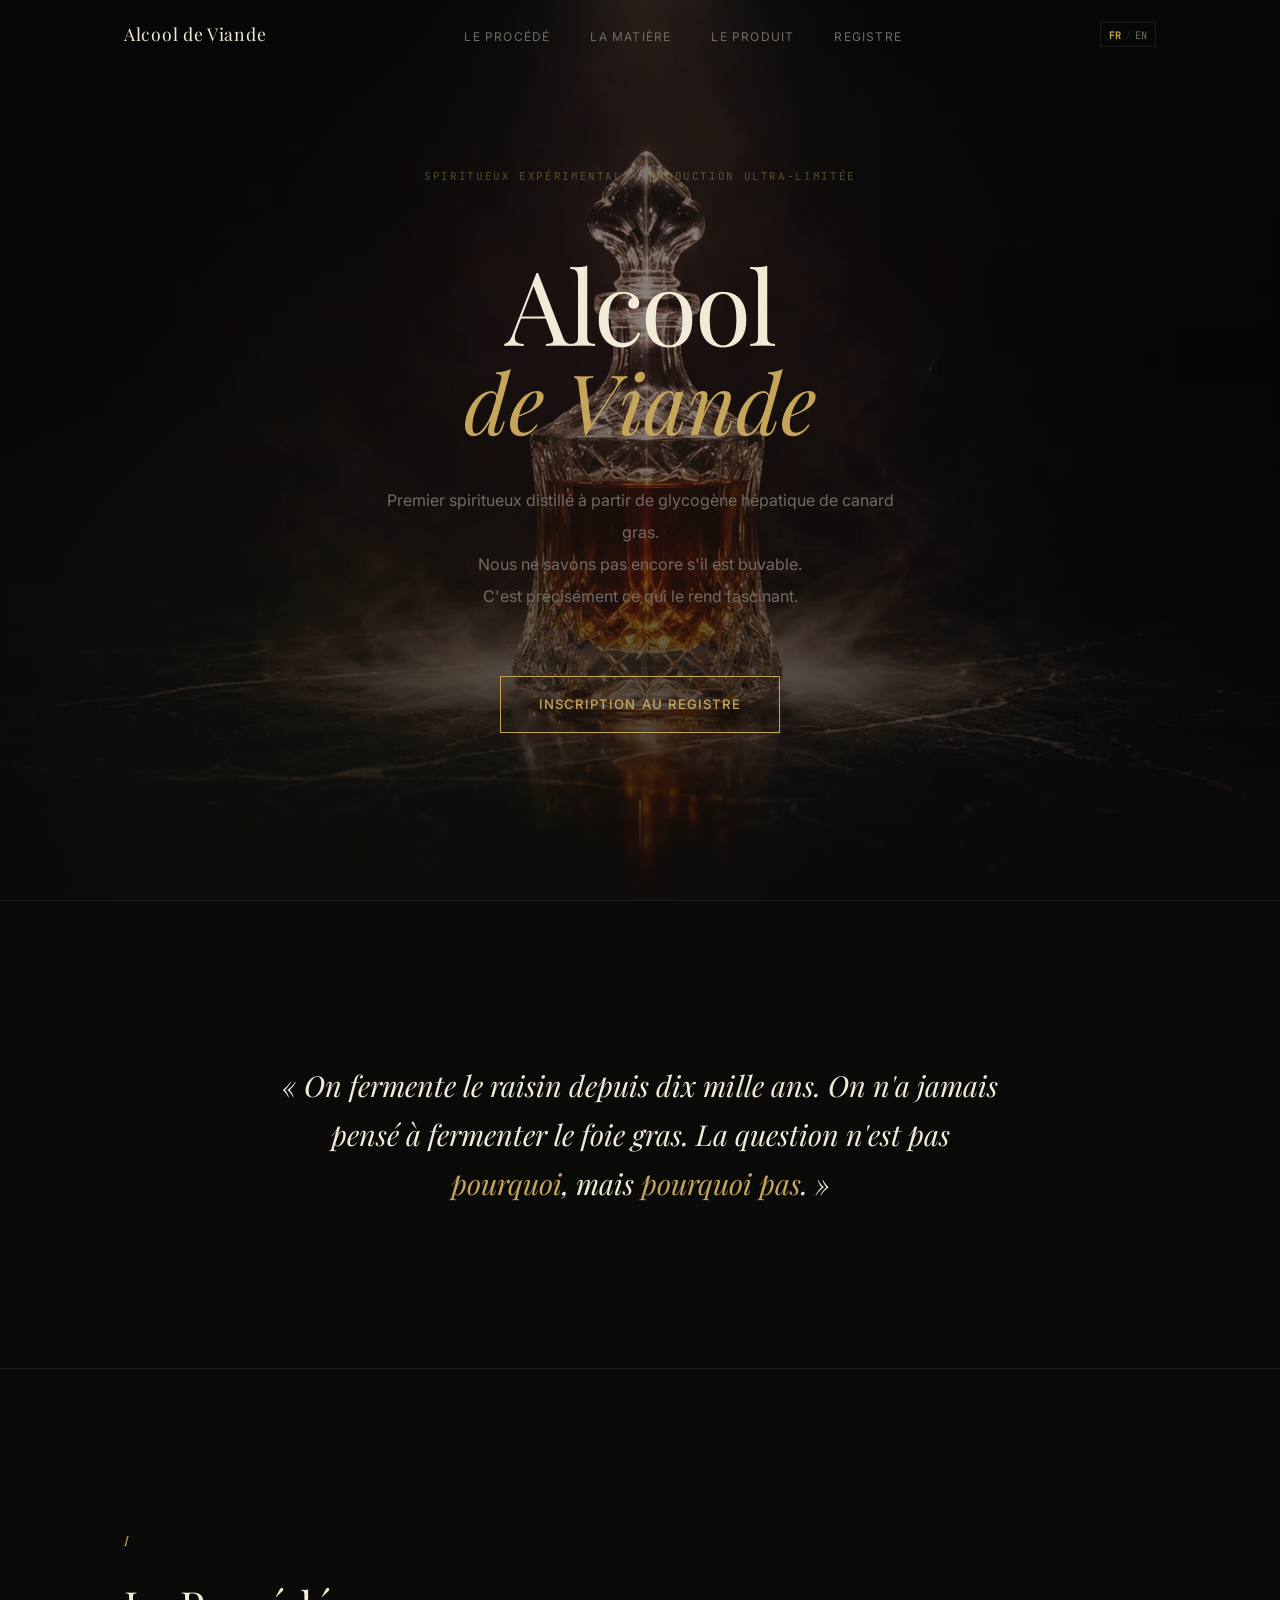
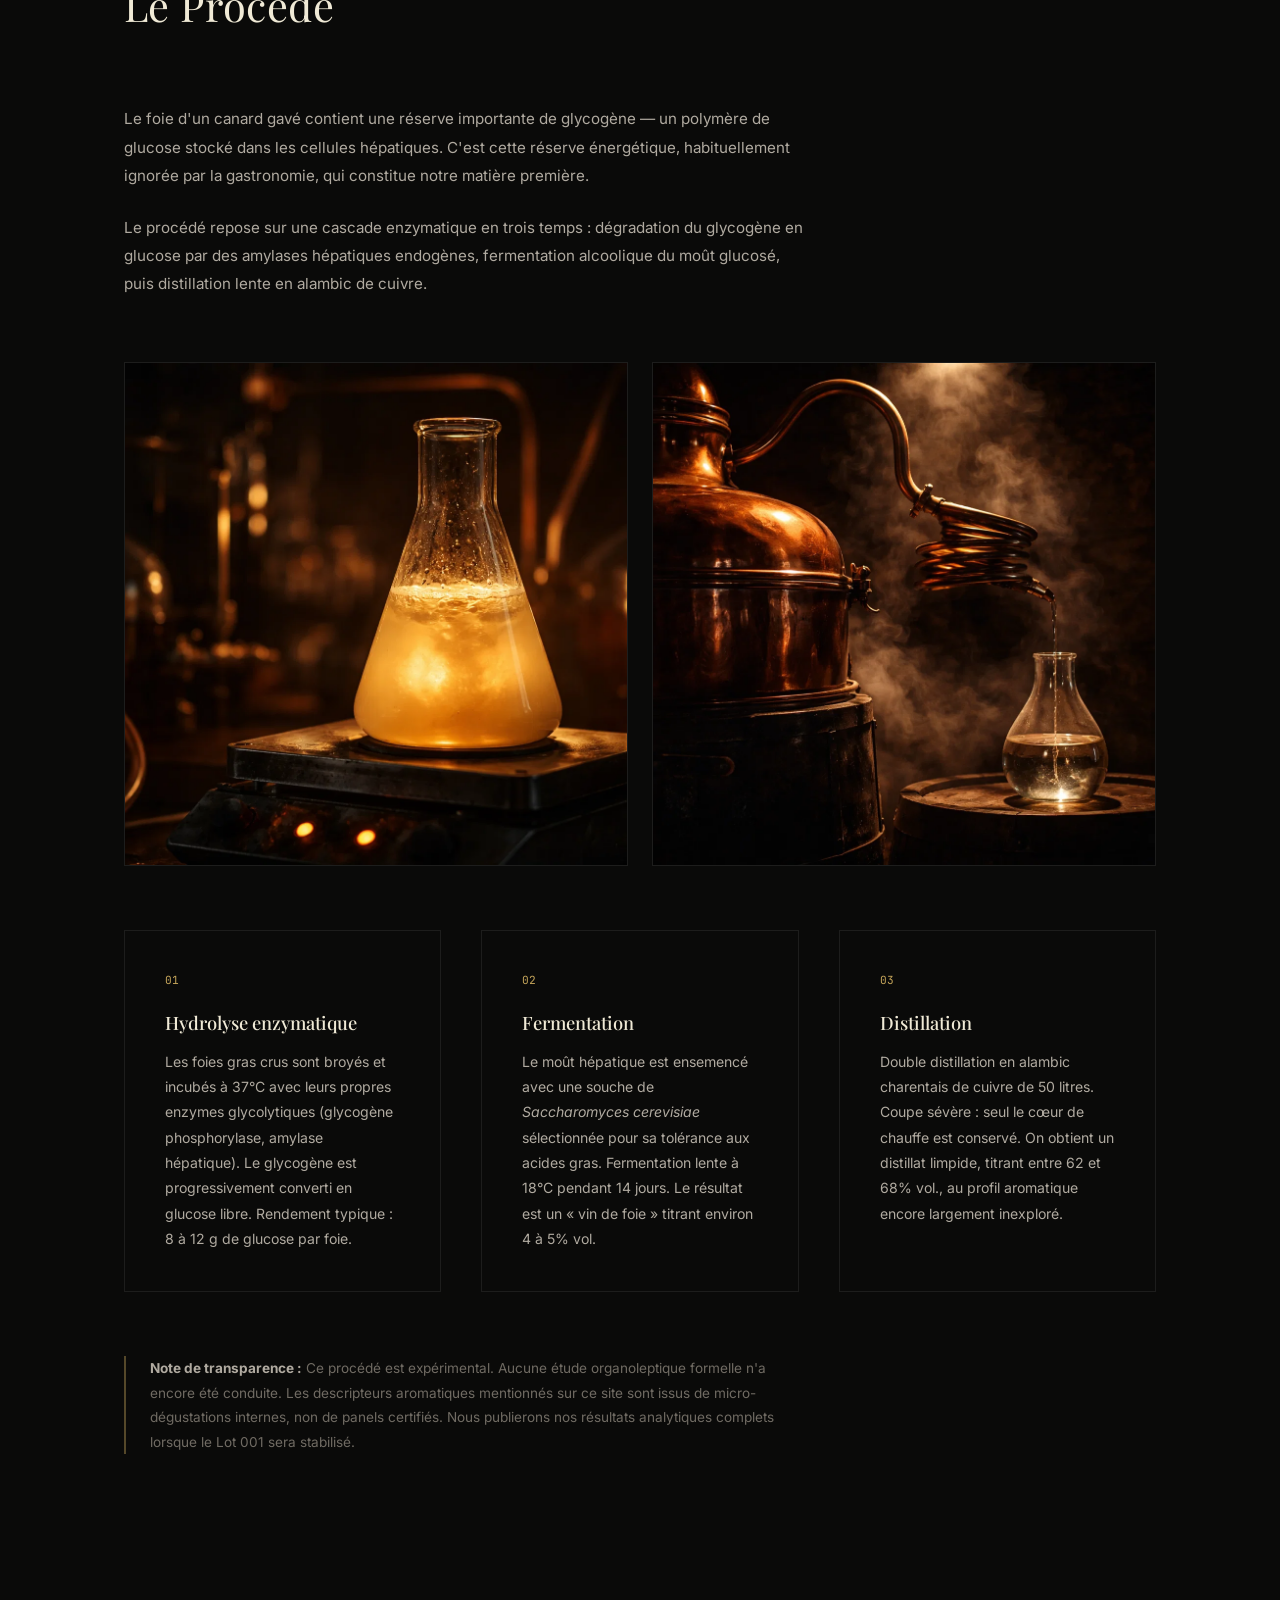
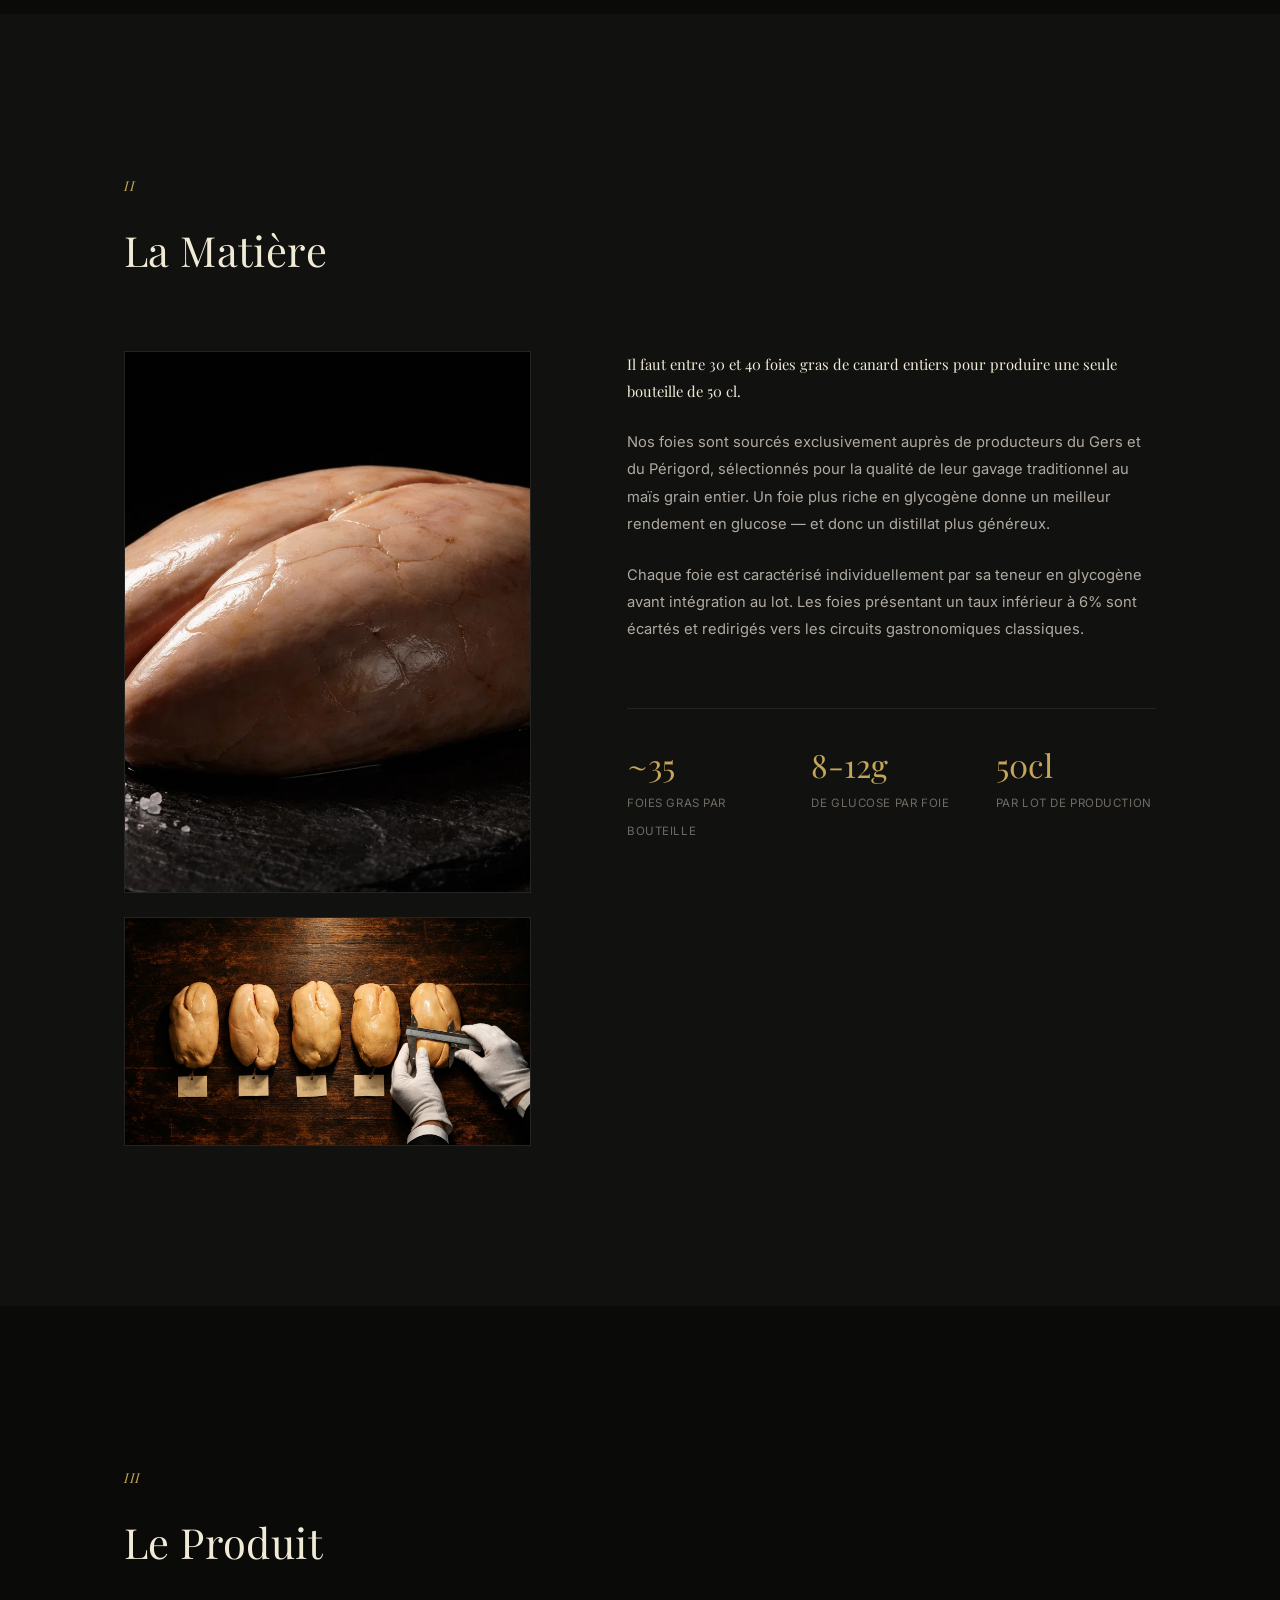
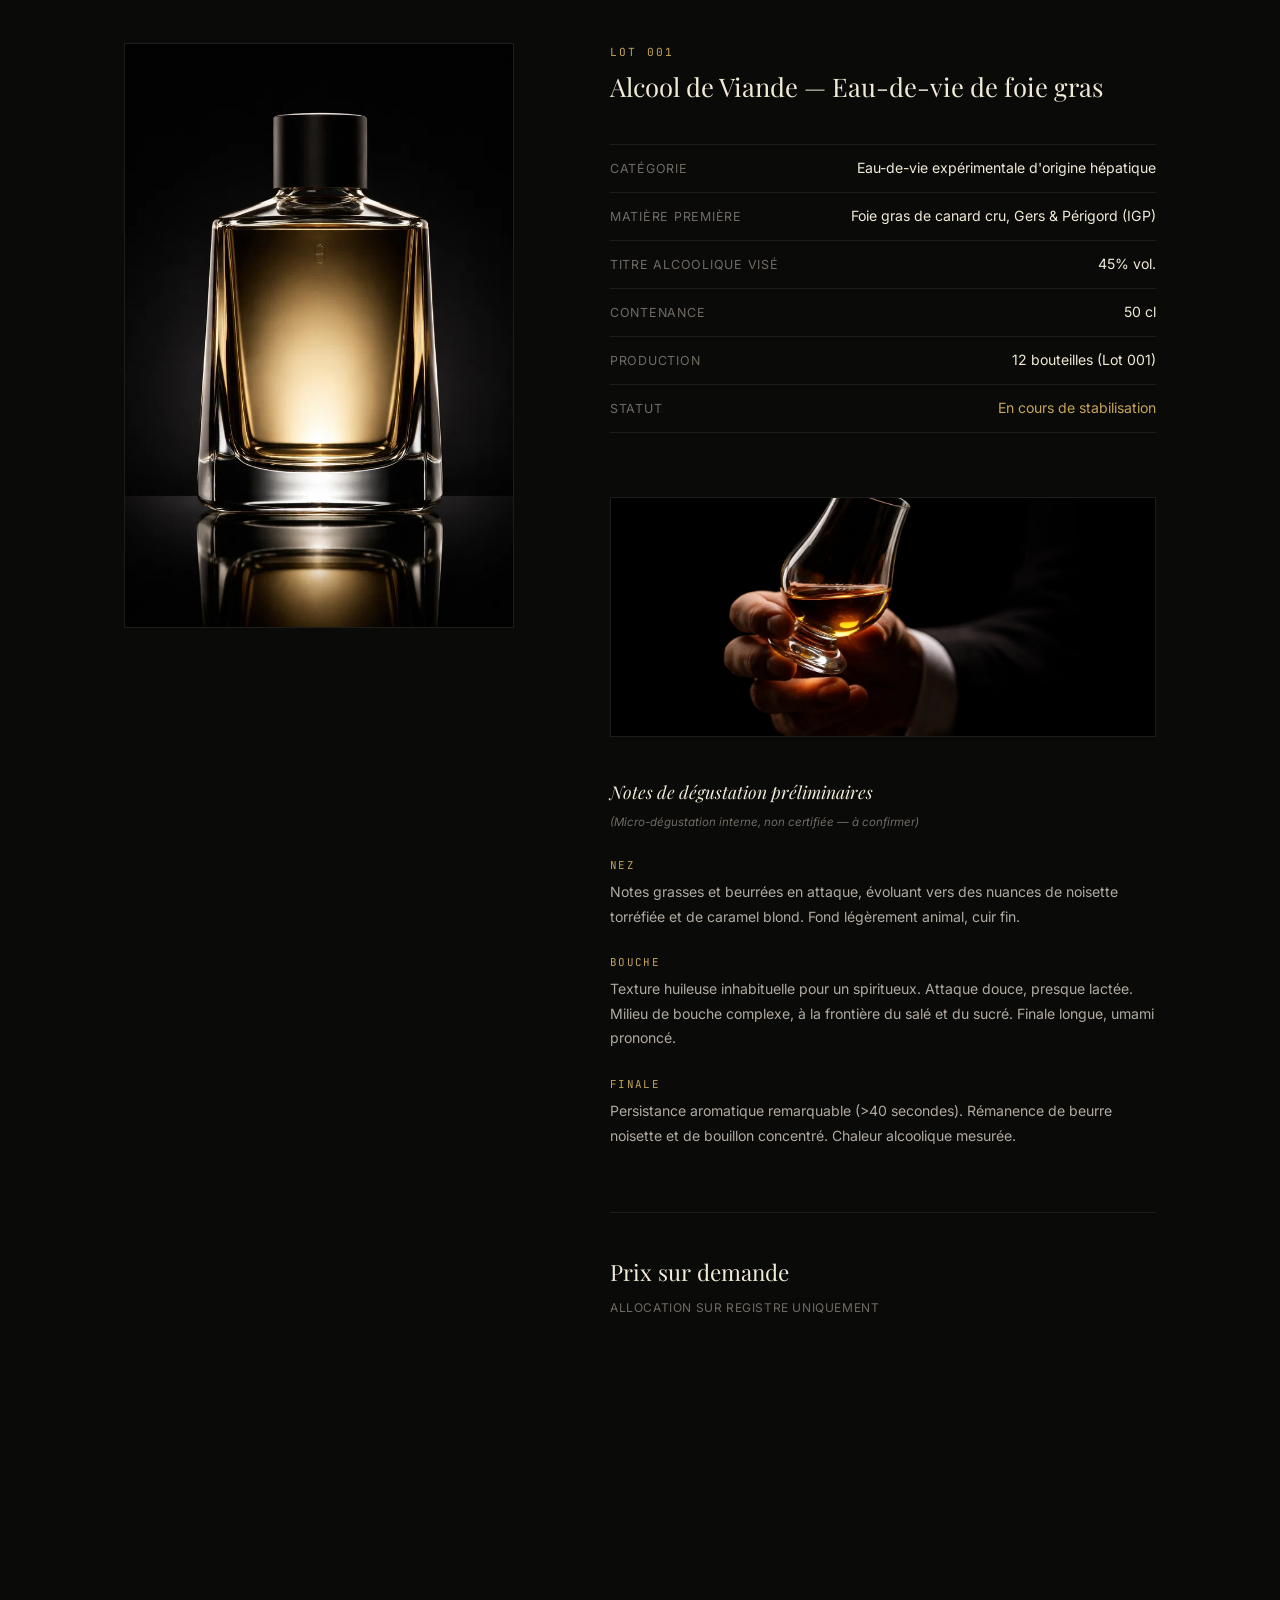
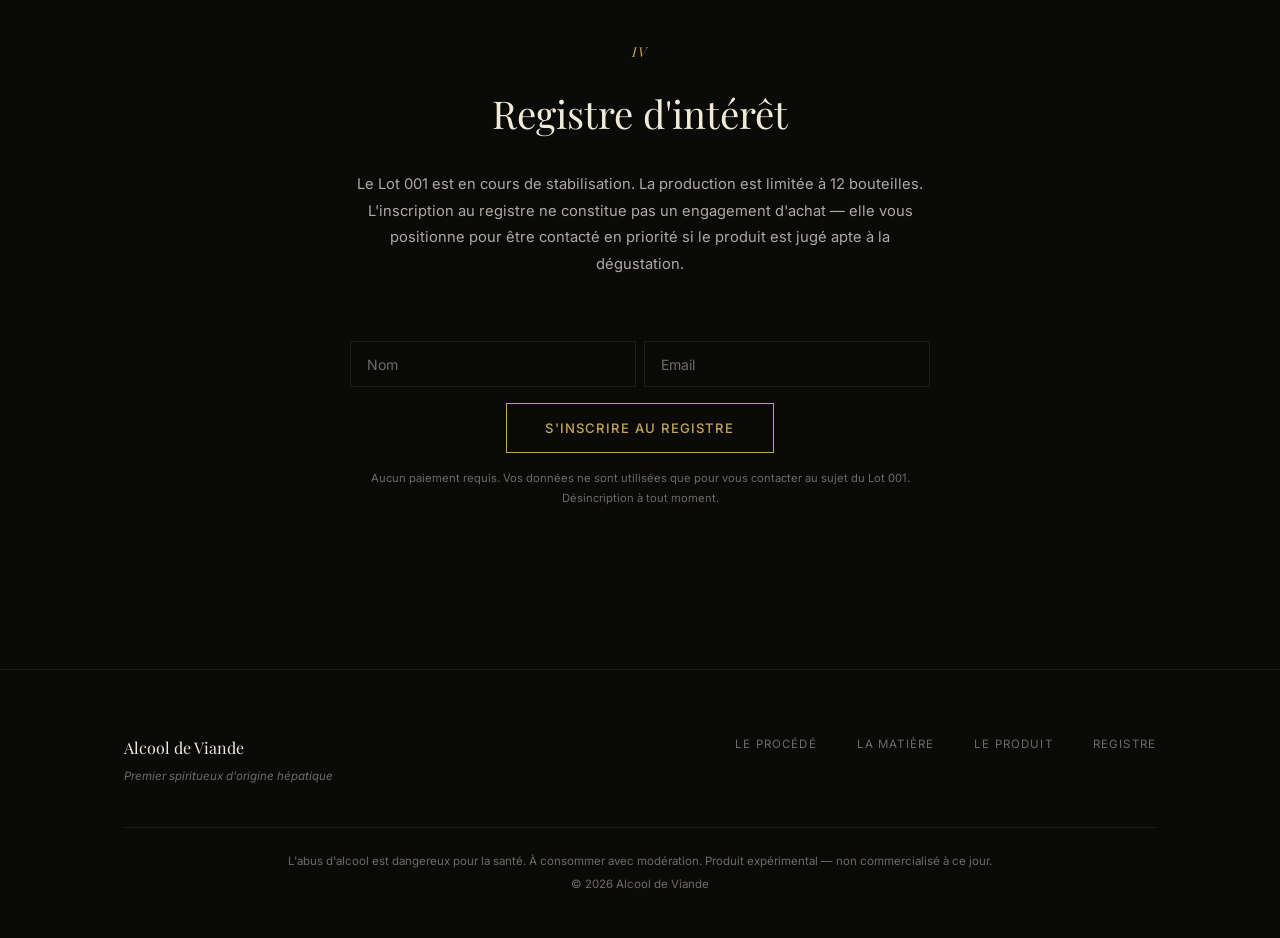
<file: index.html>
<!DOCTYPE html>
<html lang="fr">
<head>
  <meta charset="UTF-8">
  <meta name="viewport" content="width=device-width, initial-scale=1.0">
  <title>Alcool de Viande — Premier spiritueux d'origine hépatique</title>
  <meta name="description" content="Alcool de Viande. Spiritueux expérimental distillé à partir de glycogène de foie gras. Production ultra-limitée.">
  <link rel="preconnect" href="https://fonts.googleapis.com">
  <link rel="preconnect" href="https://fonts.gstatic.com" crossorigin>
  <link href="https://fonts.googleapis.com/css2?family=Playfair+Display:ital,wght@0,400;0,500;0,600;0,700;1,400;1,500&family=Inter:wght@300;400;500&family=JetBrains+Mono:wght@400&display=swap" rel="stylesheet">
  <link rel="stylesheet" href="css/style.css">
</head>
<body>

  <!-- Navigation -->
  <nav class="nav" id="nav">
    <div class="nav__container">
      <a href="#" class="nav__logo">Alcool de Viande</a>
      <ul class="nav__links">
        <li><a href="#procede" data-i18n="nav.process">Le Procédé</a></li>
        <li><a href="#matiere" data-i18n="nav.matter">La Matière</a></li>
        <li><a href="#produit" data-i18n="nav.product">Le Produit</a></li>
        <li><a href="#registre" data-i18n="nav.register">Registre</a></li>
      </ul>
      <div class="nav__right">
        <button class="lang-toggle" id="langToggle">
          <span class="lang-toggle__opt lang-toggle__opt--active" data-lang="fr">FR</span>
          <span class="lang-toggle__sep">/</span>
          <span class="lang-toggle__opt" data-lang="en">EN</span>
        </button>
        <button class="nav__toggle" id="navToggle" aria-label="Menu">
          <span></span><span></span>
        </button>
      </div>
    </div>
  </nav>

  <!-- Hero -->
  <header class="hero" id="hero">
    <div class="hero__bg"></div>
    <div class="hero__content">
      <p class="hero__over reveal" data-i18n="hero.over">Spiritueux expérimental · Production ultra-limitée</p>
      <h1 class="hero__title reveal">
        <span class="hero__title-line" data-i18n="hero.t1">Alcool</span>
        <span class="hero__title-line hero__title-line--italic" data-i18n="hero.t2">de Viande</span>
      </h1>
      <p class="hero__sub reveal" data-i18n="hero.sub">
        Premier spiritueux distillé à partir de glycogène hépatique de canard gras.<br>
        Nous ne savons pas encore s'il est buvable.<br>
        C'est précisément ce qui le rend fascinant.
      </p>
      <a href="#registre" class="btn btn--gold reveal" data-i18n="hero.cta">Inscription au registre</a>
    </div>
    <div class="hero__scroll">
      <div class="hero__scroll-line"></div>
    </div>
  </header>

  <!-- Statement -->
  <section class="statement">
    <div class="container">
      <blockquote class="statement__quote reveal" data-i18n="statement.quote">
        « On fermente le raisin depuis dix mille ans. On n'a jamais pensé 
        à fermenter le foie gras. La question n'est pas <em>pourquoi</em>, 
        mais <em>pourquoi pas</em>. »
      </blockquote>
    </div>
  </section>

  <!-- Le Procédé -->
  <section class="section" id="procede">
    <div class="container">
      <div class="section__header reveal">
        <span class="section__number">I</span>
        <h2 class="section__title" data-i18n="proc.title">Le Procédé</h2>
      </div>

      <div class="process">
        <div class="process__intro reveal">
          <p data-i18n="proc.p1">
            Le foie d'un canard gavé contient une réserve importante de glycogène — 
            un polymère de glucose stocké dans les cellules hépatiques. C'est cette 
            réserve énergétique, habituellement ignorée par la gastronomie, qui constitue 
            notre matière première.
          </p>
          <p data-i18n="proc.p2">
            Le procédé repose sur une cascade enzymatique en trois temps : dégradation 
            du glycogène en glucose par des amylases hépatiques endogènes, fermentation 
            alcoolique du moût glucosé, puis distillation lente en alambic de cuivre.
          </p>
        </div>

        <div class="process__visuals reveal">
          <img src="assets/hydrolyse.webp" alt="Flask d'hydrolysat hépatique en laboratoire" loading="lazy">
          <img src="assets/alambic.webp" alt="Alambic charentais en cuivre, distillation" loading="lazy">
        </div>

        <div class="process__steps">
          <div class="process__step reveal">
            <span class="process__step-num">01</span>
            <h3 data-i18n="proc.s1.t">Hydrolyse enzymatique</h3>
            <p data-i18n="proc.s1.d">
              Les foies gras crus sont broyés et incubés à 37°C avec leurs propres 
              enzymes glycolytiques (glycogène phosphorylase, amylase hépatique). 
              Le glycogène est progressivement converti en glucose libre. 
              Rendement typique : 8 à 12 g de glucose par foie.
            </p>
          </div>
          <div class="process__step reveal">
            <span class="process__step-num">02</span>
            <h3 data-i18n="proc.s2.t">Fermentation</h3>
            <p data-i18n="proc.s2.d">
              Le moût hépatique est ensemencé avec une souche de <em>Saccharomyces 
              cerevisiae</em> sélectionnée pour sa tolérance aux acides gras. 
              Fermentation lente à 18°C pendant 14 jours. Le résultat est un 
              « vin de foie » titrant environ 4 à 5% vol.
            </p>
          </div>
          <div class="process__step reveal">
            <span class="process__step-num">03</span>
            <h3 data-i18n="proc.s3.t">Distillation</h3>
            <p data-i18n="proc.s3.d">
              Double distillation en alambic charentais de cuivre de 50 litres. 
              Coupe sévère : seul le cœur de chauffe est conservé. On obtient un 
              distillat limpide, titrant entre 62 et 68% vol., au profil 
              aromatique encore largement inexploré.
            </p>
          </div>
        </div>

        <div class="process__note reveal">
          <p data-i18n="proc.note">
            <strong data-i18n="proc.note.strong">Note de transparence :</strong> Ce procédé est expérimental. 
            Aucune étude organoleptique formelle n'a encore été conduite. 
            Les descripteurs aromatiques mentionnés sur ce site sont issus de 
            micro-dégustations internes, non de panels certifiés. Nous publierons 
            nos résultats analytiques complets lorsque le Lot 001 sera stabilisé.
          </p>
        </div>
      </div>
    </div>
  </section>

  <!-- La Matière -->
  <section class="section section--dark" id="matiere">
    <div class="container">
      <div class="section__header reveal">
        <span class="section__number">II</span>
        <h2 class="section__title" data-i18n="mat.title">La Matière</h2>
      </div>

      <div class="matter">
        <div class="matter__visual reveal">
          <img src="assets/foie-gras.webp" alt="Foie gras de canard cru entier, éclairage clair-obscur" class="matter__img" loading="lazy">
          <img src="assets/selection.webp" alt="Sélection et mesure des foies gras" class="matter__img matter__img--secondary" loading="lazy">
        </div>
        <div class="matter__content reveal">
          <p class="matter__lead" data-i18n="mat.lead">
            Il faut entre 30 et 40 foies gras de canard entiers pour produire 
            une seule bouteille de 50 cl.
          </p>
          <p data-i18n="mat.p1">
            Nos foies sont sourcés exclusivement auprès de producteurs du Gers 
            et du Périgord, sélectionnés pour la qualité de leur gavage traditionnel 
            au maïs grain entier. Un foie plus riche en glycogène donne un meilleur 
            rendement en glucose — et donc un distillat plus généreux.
          </p>
          <p data-i18n="mat.p2">
            Chaque foie est caractérisé individuellement par sa teneur en glycogène 
            avant intégration au lot. Les foies présentant un taux inférieur à 
            6% sont écartés et redirigés vers les circuits gastronomiques classiques.
          </p>
          <div class="matter__stat">
            <div class="matter__stat-item reveal">
              <span class="matter__stat-number">~35</span>
              <span class="matter__stat-label" data-i18n="mat.stat1">foies gras par bouteille</span>
            </div>
            <div class="matter__stat-item reveal">
              <span class="matter__stat-number">8-12g</span>
              <span class="matter__stat-label" data-i18n="mat.stat2">de glucose par foie</span>
            </div>
            <div class="matter__stat-item reveal">
              <span class="matter__stat-number">50cl</span>
              <span class="matter__stat-label" data-i18n="mat.stat3">par lot de production</span>
            </div>
          </div>
        </div>
      </div>
    </div>
  </section>

  <!-- Le Produit -->
  <section class="section" id="produit">
    <div class="container">
      <div class="section__header reveal">
        <span class="section__number">III</span>
        <h2 class="section__title" data-i18n="prod.title">Le Produit</h2>
      </div>

      <div class="product">
        <div class="product__visual reveal">
          <img src="assets/bouteille.webp" alt="Bouteille Alcool de Viande Lot 001" class="product__img" loading="lazy">
        </div>
        <div class="product__details">
          <div class="product__header reveal">
            <span class="product__lot">LOT 001</span>
            <h3 class="product__name" data-i18n="prod.name">Alcool de Viande — Eau-de-vie de foie gras</h3>
          </div>

          <div class="product__specs reveal">
            <div class="product__spec">
              <span class="product__spec-label" data-i18n="prod.spec1.l">Catégorie</span>
              <span class="product__spec-value" data-i18n="prod.spec1.v">Eau-de-vie expérimentale d'origine hépatique</span>
            </div>
            <div class="product__spec">
              <span class="product__spec-label" data-i18n="prod.spec2.l">Matière première</span>
              <span class="product__spec-value" data-i18n="prod.spec2.v">Foie gras de canard cru, Gers & Périgord (IGP)</span>
            </div>
            <div class="product__spec">
              <span class="product__spec-label" data-i18n="prod.spec3.l">Titre alcoolique visé</span>
              <span class="product__spec-value">45% vol.</span>
            </div>
            <div class="product__spec">
              <span class="product__spec-label" data-i18n="prod.spec4.l">Contenance</span>
              <span class="product__spec-value">50 cl</span>
            </div>
            <div class="product__spec">
              <span class="product__spec-label" data-i18n="prod.spec5.l">Production</span>
              <span class="product__spec-value" data-i18n="prod.spec5.v">12 bouteilles (Lot 001)</span>
            </div>
            <div class="product__spec">
              <span class="product__spec-label" data-i18n="prod.spec6.l">Statut</span>
              <span class="product__spec-value product__spec-value--status" data-i18n="prod.spec6.v">En cours de stabilisation</span>
            </div>
          </div>

          <div class="product__tasting reveal">
            <div class="product__tasting-visual">
              <img src="assets/degustation.webp" alt="Dégustation d'alcool de viande en verre Glencairn" loading="lazy">
            </div>
            <h4 data-i18n="prod.tasting.title">Notes de dégustation préliminaires</h4>
            <p class="product__tasting-disclaimer" data-i18n="prod.tasting.disc">(Micro-dégustation interne, non certifiée — à confirmer)</p>
            <div class="product__tasting-grid">
              <div class="product__tasting-note">
                <span class="product__tasting-label" data-i18n="prod.tasting.nose">Nez</span>
                <p data-i18n="prod.tasting.nose.d">Notes grasses et beurrées en attaque, évoluant vers des nuances de noisette torréfiée et de caramel blond. Fond légèrement animal, cuir fin.</p>
              </div>
              <div class="product__tasting-note">
                <span class="product__tasting-label" data-i18n="prod.tasting.palate">Bouche</span>
                <p data-i18n="prod.tasting.palate.d">Texture huileuse inhabituelle pour un spiritueux. Attaque douce, presque lactée. Milieu de bouche complexe, à la frontière du salé et du sucré. Finale longue, umami prononcé.</p>
              </div>
              <div class="product__tasting-note">
                <span class="product__tasting-label" data-i18n="prod.tasting.finish">Finale</span>
                <p data-i18n="prod.tasting.finish.d">Persistance aromatique remarquable (>40 secondes). Rémanence de beurre noisette et de bouillon concentré. Chaleur alcoolique mesurée.</p>
              </div>
            </div>
          </div>

          <div class="product__price-block reveal">
            <div class="product__price-info">
              <span class="product__price" data-i18n="prod.price">Prix sur demande</span>
              <span class="product__price-note" data-i18n="prod.price.note">Allocation sur registre uniquement</span>
            </div>
          </div>
        </div>
      </div>
    </div>
  </section>

  <!-- Registre -->
  <section class="section" id="registre">
    <div class="container">
      <div class="register reveal">
        <span class="section__number">IV</span>
        <h2 class="register__title" data-i18n="reg.title">Registre d'intérêt</h2>
        <p class="register__desc" data-i18n="reg.desc">
          Le Lot 001 est en cours de stabilisation. La production est limitée 
          à 12 bouteilles. L'inscription au registre ne constitue pas un engagement 
          d'achat — elle vous positionne pour être contacté en priorité si le 
          produit est jugé apte à la dégustation.
        </p>
        <form class="register__form" onsubmit="event.preventDefault()">
          <div class="register__fields">
            <input type="text" placeholder="Nom" data-i18n-ph="reg.name" class="register__input" required>
            <input type="email" placeholder="Email" class="register__input" required>
          </div>
          <button type="submit" class="btn btn--gold" data-i18n="reg.btn">S'inscrire au registre</button>
        </form>
        <p class="register__legal" data-i18n="reg.legal">
          Aucun paiement requis. Vos données ne sont utilisées que pour vous 
          contacter au sujet du Lot 001. Désincription à tout moment.
        </p>
      </div>
    </div>
  </section>

  <!-- Footer -->
  <footer class="footer">
    <div class="container">
      <div class="footer__inner">
        <div class="footer__brand">
          <span class="footer__logo">Alcool de Viande</span>
          <p class="footer__tagline" data-i18n="footer.tagline">Premier spiritueux d'origine hépatique</p>
        </div>
        <div class="footer__links">
          <a href="#procede" data-i18n="footer.l1">Le Procédé</a>
          <a href="#matiere" data-i18n="footer.l2">La Matière</a>
          <a href="#produit" data-i18n="footer.l3">Le Produit</a>
          <a href="#registre" data-i18n="footer.l4">Registre</a>
        </div>
      </div>
      <div class="footer__bottom">
        <p data-i18n="footer.legal">
          L'abus d'alcool est dangereux pour la santé. À consommer avec modération. 
          Produit expérimental — non commercialisé à ce jour.
        </p>
        <p class="footer__copy">&copy; 2026 Alcool de Viande</p>
      </div>
    </div>
  </footer>

  <script src="js/main.js"></script>
</body>
</html>
</file>
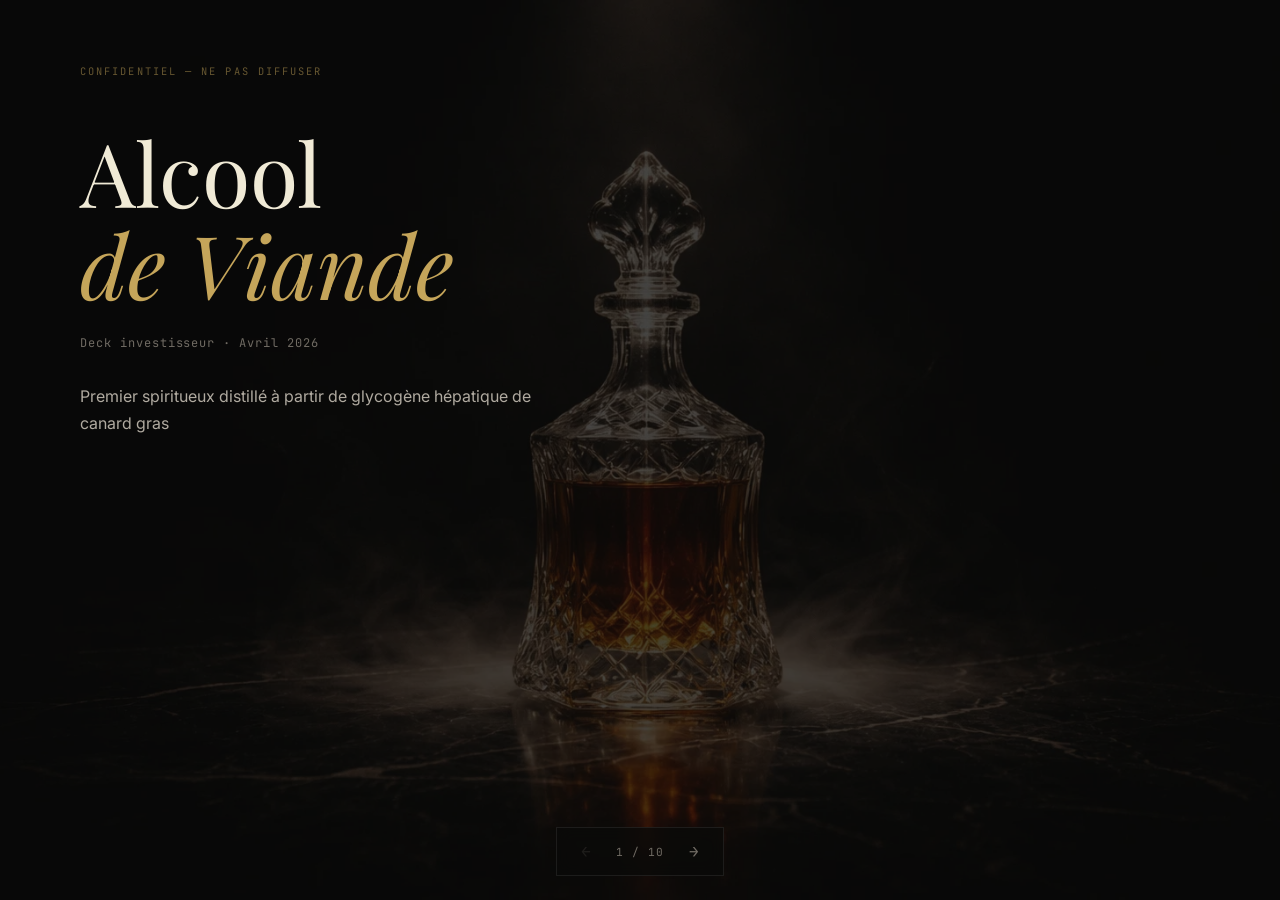
<file: deck/index.html>
<!DOCTYPE html>
<html lang="fr">
<head>
  <meta charset="UTF-8">
  <meta name="viewport" content="width=device-width, initial-scale=1.0">
  <meta name="robots" content="noindex, nofollow">
  <title>Alcool de Viande — Deck Investisseur · Confidentiel</title>
  <link rel="preconnect" href="https://fonts.googleapis.com">
  <link rel="preconnect" href="https://fonts.gstatic.com" crossorigin>
  <link href="https://fonts.googleapis.com/css2?family=Playfair+Display:ital,wght@0,400;0,500;0,600;1,400&family=Inter:wght@300;400;500;600&family=JetBrains+Mono:wght@400;500&display=swap" rel="stylesheet">
  <link rel="stylesheet" href="deck.css">
</head>
<body>

  <div class="deck" id="deck">

    <!-- SLIDE 0 — Cover -->
    <section class="slide slide--cover" style="background-image: url('../assets/hero.webp')">
      <div class="slide__overlay"></div>
      <div class="slide__body">
        <p class="slide__confidential">Confidentiel — Ne pas diffuser</p>
        <h1 class="slide__hero-title">Alcool<br><em>de Viande</em></h1>
        <p class="slide__hero-sub">Deck investisseur · Avril 2026</p>
        <div class="slide__hero-tagline">Premier spiritueux distillé à partir de glycogène hépatique de canard gras</div>
      </div>
    </section>

    <!-- SLIDE 1 — Vision -->
    <section class="slide">
      <div class="slide__body">
        <span class="slide__label">Vision</span>
        <h2 class="slide__title">Créer une catégorie de spiritueux<br>qui n'existe pas encore</h2>
        <div class="slide__columns">
          <div class="slide__col">
            <p>
              L'industrie des spiritueux de luxe est à la recherche permanente de 
              rareté. Les single malts de 50 ans, les cognacs centenaires et les 
              rhums d'exception repoussent les limites du vieillissement — mais 
              la matière première reste invariablement végétale.
            </p>
            <p>
              <strong>Alcool de Viande ouvre un territoire vierge :</strong> le spiritueux 
              d'origine animale. Un produit dont la rareté n'est pas artificielle, 
              mais structurelle — dictée par la biochimie elle-même.
            </p>
          </div>
          <div class="slide__col">
            <div class="slide__stat-block">
              <div class="slide__stat">
                <span class="slide__stat-num">0</span>
                <span class="slide__stat-label">Concurrents directs</span>
              </div>
              <div class="slide__stat">
                <span class="slide__stat-num">100%</span>
                <span class="slide__stat-label">Nouvelle catégorie</span>
              </div>
              <div class="slide__stat">
                <span class="slide__stat-num">~35</span>
                <span class="slide__stat-label">Foies gras par bouteille 50cl</span>
              </div>
            </div>
          </div>
        </div>
      </div>
    </section>

    <!-- SLIDE 2 — Le produit -->
    <section class="slide slide--split" style="--bg: url('../assets/bouteille.webp')">
      <div class="slide__visual"></div>
      <div class="slide__body">
        <span class="slide__label">Le produit</span>
        <h2 class="slide__title">Une cascade enzymatique<br>en trois temps</h2>
        <div class="slide__process">
          <div class="slide__process-step">
            <span class="slide__process-num">01</span>
            <strong>Hydrolyse</strong>
            <p>Le glycogène hépatique est converti en glucose libre par les enzymes endogènes du foie (37°C, 8h). Rendement : 8-12 g glucose / foie.</p>
          </div>
          <div class="slide__process-step">
            <span class="slide__process-num">02</span>
            <strong>Fermentation</strong>
            <p><em>S. cerevisiae</em> sélectionnée, 18°C, 14 jours. Résultat : un « vin de foie » à ~4-5% vol.</p>
          </div>
          <div class="slide__process-step">
            <span class="slide__process-num">03</span>
            <strong>Distillation</strong>
            <p>Double distillation, alambic charentais cuivre 50L. Cœur de chauffe uniquement. Distillat à 62-68% vol.</p>
          </div>
        </div>
      </div>
    </section>

    <!-- SLIDE 3 — Economics 100ml -->
    <section class="slide">
      <div class="slide__body">
        <span class="slide__label">Économie unitaire</span>
        <h2 class="slide__title">Coût de revient — pour 100 ml à 45% vol.</h2>
        <div class="slide__columns">
          <div class="slide__col">
            <table class="slide__table">
              <thead>
                <tr><th>Poste</th><th>Calcul</th><th>Coût</th></tr>
              </thead>
              <tbody>
                <tr><td>Matière première</td><td>9 foies gras IGP × 50 €</td><td>450 €</td></tr>
                <tr><td>Analyse glycogène</td><td>9 × 8 €</td><td>72 €</td></tr>
                <tr><td>Hydrolyse & fermentation</td><td>Pro-rata process 14j</td><td>64 €</td></tr>
                <tr><td>Distillation</td><td>Alambic cuivre, énergie</td><td>36 €</td></tr>
                <tr><td>Stabilisation & QC</td><td>Analyse, conditionnement</td><td>30 €</td></tr>
                <tr class="slide__table-total"><td>COGS / 100 ml</td><td></td><td>652 €</td></tr>
              </tbody>
            </table>
            <p class="slide__table-note">
              Rendement : 91 g glucose nécessaires → 9 foies (à 10 g/foie moy.).<br>
              Pertes fermentation (~10%) et distillation (~15%) incluses.
            </p>
          </div>
          <div class="slide__col slide__col--center">
            <div class="slide__big-number">
              <span class="slide__big-num-value">652 €</span>
              <span class="slide__big-num-label">COGS / 100 ml</span>
            </div>
            <div class="slide__big-number">
              <span class="slide__big-num-value">2 680 €</span>
              <span class="slide__big-num-label">COGS / bouteille 50 cl</span>
            </div>
          </div>
        </div>
      </div>
    </section>

    <!-- SLIDE 4 — Investissement initial -->
    <section class="slide">
      <div class="slide__body">
        <span class="slide__label">Investissement initial</span>
        <h2 class="slide__title">Capex & mise en route</h2>
        <div class="slide__columns">
          <div class="slide__col">
            <table class="slide__table">
              <thead>
                <tr><th>Poste</th><th>Montant</th></tr>
              </thead>
              <tbody>
                <tr><td>Alambic charentais cuivre 50L (sur mesure)</td><td>22 000 €</td></tr>
                <tr><td>Équipement labo (incubateur, centrifugeuse, analytique)</td><td>55 000 €</td></tr>
                <tr><td>Aménagement local (Gers / Périgord)</td><td>35 000 €</td></tr>
                <tr><td>Réglementaire (licence distillation, certifications)</td><td>12 000 €</td></tr>
                <tr><td>Marque, packaging, design bouteille</td><td>18 000 €</td></tr>
                <tr><td>R&D — 12 premiers mois</td><td>25 000 €</td></tr>
                <tr><td>BFR / trésorerie de démarrage</td><td>15 000 €</td></tr>
                <tr class="slide__table-total"><td>Total</td><td>182 000 €</td></tr>
              </tbody>
            </table>
          </div>
          <div class="slide__col slide__col--center">
            <div class="slide__big-number slide__big-number--hero">
              <span class="slide__big-num-value">182 K€</span>
              <span class="slide__big-num-label">Investissement total</span>
            </div>
            <p class="slide__note">
              Pas de besoin immobilier lourd. Le process tient dans 60 m² 
              de local équipé. Scalabilité par ajout d'alambics.
            </p>
          </div>
        </div>
      </div>
    </section>

    <!-- SLIDE 5 — Marché cible -->
    <section class="slide slide--dark" style="background-image: url('../assets/degustation.webp')">
      <div class="slide__overlay slide__overlay--heavy"></div>
      <div class="slide__body">
        <span class="slide__label">Marché cible</span>
        <h2 class="slide__title">Les collectionneurs de l'irremplaçable</h2>
        <div class="slide__columns">
          <div class="slide__col">
            <p>
              Notre client n'est pas un consommateur de spiritueux. C'est un 
              collectionneur d'expériences impossibles — le même profil qui achète 
              un Macallan 1926 à 1,5 M€ aux enchères ou un Romanée-Conti DRC 1945.
            </p>
            <p>
              Il ne cherche pas le goût. Il cherche <strong>ce qui ne peut pas exister 
              deux fois</strong>. La rareté structurelle du produit — dictée par la 
              biologie, pas par le marketing — est notre proposition de valeur 
              fondamentale.
            </p>
          </div>
          <div class="slide__col">
            <div class="slide__stat-block">
              <div class="slide__stat">
                <span class="slide__stat-num">265 000</span>
                <span class="slide__stat-label">UHNWI mondiaux (patrimoine > 30 M$)</span>
              </div>
              <div class="slide__stat">
                <span class="slide__stat-num">×3,2</span>
                <span class="slide__stat-label">Croissance des enchères de spiritueux rares (2019-2025)</span>
              </div>
              <div class="slide__stat">
                <span class="slide__stat-num">60</span>
                <span class="slide__stat-label">Clients suffisent en année 3 pour l'objectif</span>
              </div>
            </div>
          </div>
        </div>
      </div>
    </section>

    <!-- SLIDE 6 — Pricing & P&L 3 ans -->
    <section class="slide">
      <div class="slide__body">
        <span class="slide__label">Modèle de revenus</span>
        <h2 class="slide__title">Projection à 3 ans — break-even et au-delà</h2>
        <div class="table-scroll">
        <table class="slide__table slide__table--full">
          <thead>
            <tr>
              <th></th>
              <th>Année 1</th>
              <th>Année 2</th>
              <th>Année 3</th>
              <th>Cumul</th>
            </tr>
          </thead>
          <tbody>
            <tr>
              <td>Bouteilles Standard (50 cl)</td>
              <td>20</td>
              <td>48</td>
              <td>96</td>
              <td>164</td>
            </tr>
            <tr>
              <td>Éditions Rares (50 cl)</td>
              <td>4</td>
              <td>12</td>
              <td>24</td>
              <td>40</td>
            </tr>
            <tr class="slide__table-sep">
              <td>CA Standard (× 5 000 €)</td>
              <td>100 K€</td>
              <td>240 K€</td>
              <td>480 K€</td>
              <td>820 K€</td>
            </tr>
            <tr>
              <td>CA Éditions Rares (× 25 000 € moy.)</td>
              <td>100 K€</td>
              <td>300 K€</td>
              <td>600 K€</td>
              <td>1 000 K€</td>
            </tr>
            <tr class="slide__table-highlight">
              <td>CA Total</td>
              <td>200 K€</td>
              <td>540 K€</td>
              <td>1 080 K€</td>
              <td>1 820 K€</td>
            </tr>
            <tr>
              <td>COGS total</td>
              <td>-64 K€</td>
              <td>-161 K€</td>
              <td>-322 K€</td>
              <td>-547 K€</td>
            </tr>
            <tr>
              <td>Opex (local, 1 ETP, marketing)</td>
              <td>-95 K€</td>
              <td>-110 K€</td>
              <td>-130 K€</td>
              <td>-335 K€</td>
            </tr>
            <tr class="slide__table-total">
              <td>Résultat net</td>
              <td>+41 K€</td>
              <td>+269 K€</td>
              <td>+628 K€</td>
              <td>+938 K€</td>
            </tr>
          </tbody>
        </table>
        </div>
        <div class="slide__kpi-row">
          <div class="slide__kpi">
            <span class="slide__kpi-value">5 000 €</span>
            <span class="slide__kpi-label">Prix Standard / btl</span>
          </div>
          <div class="slide__kpi">
            <span class="slide__kpi-value">25 000 €</span>
            <span class="slide__kpi-label">Prix Éd. Rares moy. / btl</span>
          </div>
          <div class="slide__kpi">
            <span class="slide__kpi-value">Année 1</span>
            <span class="slide__kpi-label">Break-even opérationnel</span>
          </div>
          <div class="slide__kpi">
            <span class="slide__kpi-value">515%</span>
            <span class="slide__kpi-label">ROI cumulé à 3 ans</span>
          </div>
        </div>
      </div>
    </section>

    <!-- SLIDE 7 — La thèse de rareté -->
    <section class="slide slide--dark" style="background-image: url('../assets/foie-gras.webp')">
      <div class="slide__overlay slide__overlay--heavy"></div>
      <div class="slide__body">
        <span class="slide__label">La thèse de rareté</span>
        <h2 class="slide__title">Éditions Rares — là où la vraie<br>valeur se crée</h2>
        <div class="slide__columns">
          <div class="slide__col">
            <p>
              Le foie gras de canard est notre souche fondatrice. Mais le procédé 
              enzymatique est transposable à <strong>toute source hépatique suffisamment 
              riche en glycogène</strong>.
            </p>
            <p>
              Les Éditions Rares explorent des sources animales dont la 
              disponibilité est, par nature, décroissante. La valeur de chaque 
              bouteille est inversement proportionnelle à la disponibilité future 
              de sa matière première.
            </p>
            <p>
              Lorsque la source s'éteint, les bouteilles restantes deviennent 
              <strong>littéralement irremplaçables</strong>. Ce n'est plus un spiritueux 
              — c'est un actif spéculatif à valeur terminale non plafonnée.
            </p>
          </div>
          <div class="slide__col">
            <div class="slide__rarity-tiers">
              <div class="slide__rarity-tier">
                <span class="slide__rarity-name">Standard</span>
                <span class="slide__rarity-source">Canard gras · Gers & Périgord</span>
                <span class="slide__rarity-price">5 000 €</span>
                <span class="slide__rarity-avail">Renouvelable</span>
              </div>
              <div class="slide__rarity-tier slide__rarity-tier--mid">
                <span class="slide__rarity-name">Édition Rare</span>
                <span class="slide__rarity-source">Sources hépatiques à cheptel mondial &lt; 50 000</span>
                <span class="slide__rarity-price">15 000 – 40 000 €</span>
                <span class="slide__rarity-avail">Fenêtre d'approvisionnement limitée</span>
              </div>
              <div class="slide__rarity-tier slide__rarity-tier--top">
                <span class="slide__rarity-name">Collection Terminale</span>
                <span class="slide__rarity-source">Sources à population critique · &lt; 5 000 individus</span>
                <span class="slide__rarity-price">Sur enchères uniquement</span>
                <span class="slide__rarity-avail">Extraction unique et non renouvelable</span>
              </div>
            </div>
            <p class="slide__rarity-note">
              Comparable aux dernières bouteilles d'un vignoble détruit 
              par le phylloxéra — sauf que le phénomène est prévisible, 
              documenté et monétisable.
            </p>
          </div>
        </div>
      </div>
    </section>

    <!-- SLIDE 8 — L'Ask -->
    <section class="slide">
      <div class="slide__body slide__body--center">
        <span class="slide__label">La proposition</span>
        <h2 class="slide__title">Levée de fonds — Amorçage</h2>
        <div class="slide__ask">
          <div class="slide__ask-amount">
            <span class="slide__big-num-value">200 K€</span>
            <span class="slide__big-num-label">Ticket recherché</span>
          </div>
          <div class="slide__ask-grid">
            <div class="slide__ask-item">
              <span class="slide__ask-pct">40%</span>
              <span class="slide__ask-use">Équipement & installation</span>
            </div>
            <div class="slide__ask-item">
              <span class="slide__ask-pct">25%</span>
              <span class="slide__ask-use">R&D & premiers lots</span>
            </div>
            <div class="slide__ask-item">
              <span class="slide__ask-pct">20%</span>
              <span class="slide__ask-use">Sourcing & relations producteurs</span>
            </div>
            <div class="slide__ask-item">
              <span class="slide__ask-pct">15%</span>
              <span class="slide__ask-use">Branding, juridique & BFR</span>
            </div>
          </div>
        </div>
        <div class="slide__ask-terms">
          <p>
            Valorisation pre-money : <strong>600 K€</strong><br>
            Dilution proposée : <strong>25%</strong><br>
            Horizon de sortie : <strong>3–5 ans</strong> (revente ou dividendes récurrents)
          </p>
        </div>
      </div>
    </section>

    <!-- SLIDE 9 — Closing -->
    <section class="slide slide--cover" style="background-image: url('../assets/alambic.webp')">
      <div class="slide__overlay"></div>
      <div class="slide__body slide__body--center">
        <h2 class="slide__hero-title slide__hero-title--small">Alcool<br><em>de Viande</em></h2>
        <p class="slide__closing-line">Le dernier spiritueux d'un monde qui disparaît.</p>
        <p class="slide__closing-contact">
          Contact : investisseurs@alcooldeviande.fr<br>
          Document confidentiel · Avril 2026
        </p>
      </div>
    </section>

  </div>

  <!-- Navigation -->
  <div class="deck-nav">
    <button class="deck-nav__btn" id="prevSlide" aria-label="Slide précédente">←</button>
    <span class="deck-nav__counter"><span id="currentSlide">1</span> / <span id="totalSlides">10</span></span>
    <button class="deck-nav__btn" id="nextSlide" aria-label="Slide suivante">→</button>
  </div>

  <script src="deck.js"></script>
</body>
</html>
</file>
<file: css/style.css>
/* ============================================
   ALCOOL DE VIANDE
   Esthétique : maison de cognac × brutalisme luxe
   ============================================ */

:root {
  --c-black: #0a0a09;
  --c-dark: #111110;
  --c-dark2: #1a1918;
  --c-charcoal: #252422;
  --c-gold: #c5a55a;
  --c-gold-dim: rgba(197, 165, 90, 0.4);
  --c-gold-bright: #ddc06e;
  --c-cream: #f0ead6;
  --c-text: #b0aaa0;
  --c-text-dim: #706b63;
  --c-white: #f5f3ee;
  --c-border: rgba(255, 255, 255, 0.08);
  --c-oxblood: #5c2020;

  --font-display: 'Playfair Display', Georgia, serif;
  --font-body: 'Inter', 'Helvetica Neue', Arial, sans-serif;
  --font-mono: 'JetBrains Mono', monospace;

  --space-xs: 0.5rem;
  --space-sm: 1rem;
  --space-md: 1.5rem;
  --space-lg: 2.5rem;
  --space-xl: 4rem;
  --space-2xl: 6rem;
  --space-3xl: 10rem;

  --transition: 0.35s cubic-bezier(0.4, 0, 0.2, 1);
}

/* ---- Reset ---- */

*, *::before, *::after { margin: 0; padding: 0; box-sizing: border-box; }

html { scroll-behavior: smooth; font-size: 16px; }

body {
  font-family: var(--font-body);
  background: var(--c-black);
  color: var(--c-text);
  line-height: 1.75;
  -webkit-font-smoothing: antialiased;
}

a { color: inherit; text-decoration: none; }
button { cursor: pointer; font-family: inherit; border: none; background: none; }
ul { list-style: none; }
img { max-width: 100%; display: block; }

/* ---- Layout ---- */

.container {
  max-width: 1080px;
  margin: 0 auto;
  padding: 0 var(--space-md);
}

.section {
  padding: var(--space-3xl) 0;
}

.section--dark {
  background: var(--c-dark);
}

.section__header {
  margin-bottom: var(--space-xl);
}

.section__number {
  display: block;
  font-family: var(--font-display);
  font-size: 0.85rem;
  font-style: italic;
  color: var(--c-gold);
  margin-bottom: var(--space-sm);
  letter-spacing: 0.05em;
}

.section__title {
  font-family: var(--font-display);
  font-size: clamp(1.8rem, 3.5vw, 2.6rem);
  font-weight: 400;
  color: var(--c-cream);
  letter-spacing: 0.01em;
}

/* ---- Reveal ---- */

.reveal {
  opacity: 0;
  transform: translateY(20px);
  transition: opacity 0.8s cubic-bezier(0.4, 0, 0.2, 1),
              transform 0.8s cubic-bezier(0.4, 0, 0.2, 1);
}

.reveal.visible {
  opacity: 1;
  transform: translateY(0);
}

/* ---- Buttons ---- */

.btn {
  display: inline-flex;
  align-items: center;
  justify-content: center;
  font-family: var(--font-body);
  font-size: 0.82rem;
  font-weight: 500;
  letter-spacing: 0.08em;
  text-transform: uppercase;
  padding: 1rem 2.4rem;
  border-radius: 0;
  transition: var(--transition);
}

.btn--gold {
  background: transparent;
  color: var(--c-gold);
  border: 1px solid var(--c-gold);
}

.btn--gold:hover {
  background: var(--c-gold);
  color: var(--c-black);
}

/* ============================================
   NAV
   ============================================ */

.nav {
  position: fixed;
  top: 0; left: 0; right: 0;
  z-index: 1000;
  padding: 1.2rem 0;
  transition: var(--transition);
}

.nav--scrolled {
  background: rgba(10, 10, 9, 0.95);
  backdrop-filter: blur(10px);
  border-bottom: 1px solid var(--c-border);
  padding: 0.8rem 0;
}

.nav__container {
  max-width: 1080px;
  margin: 0 auto;
  padding: 0 var(--space-md);
  display: flex;
  align-items: center;
  justify-content: space-between;
}

.nav__logo {
  font-family: var(--font-display);
  font-size: 1.1rem;
  font-weight: 400;
  color: var(--c-cream);
  letter-spacing: 0.04em;
}

.nav__links {
  display: flex;
  gap: var(--space-lg);
}

.nav__links a {
  font-size: 0.75rem;
  font-weight: 400;
  letter-spacing: 0.1em;
  text-transform: uppercase;
  color: var(--c-text-dim);
  transition: var(--transition);
}

.nav__links a:hover {
  color: var(--c-gold);
}

.nav__right {
  display: flex;
  align-items: center;
  gap: var(--space-sm);
}

.lang-toggle {
  display: flex;
  align-items: center;
  gap: 0.25rem;
  font-family: var(--font-mono);
  font-size: 0.65rem;
  color: var(--c-text-dim);
  cursor: pointer;
  padding: 0.3rem 0.5rem;
  border: 1px solid var(--c-border);
  transition: var(--transition);
}

.lang-toggle:hover { border-color: var(--c-gold-dim); }

.lang-toggle__sep { color: rgba(255,255,255,0.1); }

.lang-toggle__opt { transition: var(--transition); }

.lang-toggle__opt--active {
  color: var(--c-gold);
  font-weight: 700;
}

.nav__toggle {
  display: none;
  flex-direction: column;
  gap: 6px;
  padding: 4px;
}

.nav__toggle span {
  display: block;
  width: 22px;
  height: 1px;
  background: var(--c-cream);
}

/* ============================================
   HERO
   ============================================ */

.hero {
  position: relative;
  min-height: 100vh;
  display: flex;
  align-items: center;
  justify-content: center;
  overflow: hidden;
}

.hero__bg {
  position: absolute;
  inset: 0;
  background:
    linear-gradient(180deg, rgba(10,10,9,0.6) 0%, rgba(10,10,9,0.4) 40%, rgba(10,10,9,0.85) 100%),
    url('../assets/hero.webp') center / cover no-repeat;
}

.hero__bg::after {
  content: '';
  position: absolute;
  inset: 0;
  background:
    radial-gradient(ellipse at 50% 40%, rgba(92, 32, 32, 0.12) 0%, transparent 60%),
    radial-gradient(ellipse at 30% 70%, rgba(197, 165, 90, 0.04) 0%, transparent 50%);
}

.hero__content {
  position: relative;
  z-index: 1;
  text-align: center;
  padding: var(--space-3xl) var(--space-md);
}

.hero__over {
  font-family: var(--font-mono);
  font-size: 0.68rem;
  letter-spacing: 0.15em;
  text-transform: uppercase;
  color: var(--c-gold-dim);
  margin-bottom: var(--space-xl);
}

.hero__title {
  margin-bottom: var(--space-lg);
}

.hero__title-line {
  display: block;
  font-family: var(--font-display);
  font-weight: 400;
  color: var(--c-cream);
  line-height: 1.05;
}

.hero__title-line:first-child {
  font-size: clamp(3.5rem, 8vw, 7rem);
  letter-spacing: -0.02em;
}

.hero__title-line--italic {
  font-style: italic;
  font-size: clamp(2.8rem, 6.5vw, 5.5rem);
  color: var(--c-gold);
}

.hero__sub {
  font-size: 1rem;
  line-height: 2;
  color: var(--c-text-dim);
  max-width: 540px;
  margin: 0 auto var(--space-xl);
}

.hero__scroll {
  position: absolute;
  bottom: var(--space-lg);
  left: 50%;
  transform: translateX(-50%);
  z-index: 1;
}

.hero__scroll-line {
  width: 1px;
  height: 60px;
  background: linear-gradient(to bottom, var(--c-gold-dim), transparent);
  animation: scrollPulse 2.5s ease-in-out infinite;
}

@keyframes scrollPulse {
  0%, 100% { opacity: 0.3; }
  50% { opacity: 0.8; }
}

/* ============================================
   STATEMENT
   ============================================ */

.statement {
  padding: var(--space-3xl) 0;
  border-top: 1px solid var(--c-border);
  border-bottom: 1px solid var(--c-border);
}

.statement__quote {
  font-family: var(--font-display);
  font-size: clamp(1.3rem, 2.5vw, 1.8rem);
  font-weight: 400;
  font-style: italic;
  color: var(--c-cream);
  text-align: center;
  max-width: 720px;
  margin: 0 auto;
  line-height: 1.7;
}

.statement__quote em {
  color: var(--c-gold);
  font-style: italic;
}

/* ============================================
   PROCESS
   ============================================ */

.process__intro {
  max-width: 680px;
  margin-bottom: var(--space-xl);
}

.process__intro p {
  font-size: 0.95rem;
  margin-bottom: var(--space-md);
  line-height: 1.85;
}

.process__visuals {
  display: grid;
  grid-template-columns: 1fr 1fr;
  gap: var(--space-md);
  margin-bottom: var(--space-xl);
}

.process__visuals img {
  width: 100%;
  aspect-ratio: 1;
  object-fit: cover;
  border: 1px solid var(--c-border);
}

.process__steps {
  display: grid;
  grid-template-columns: repeat(3, 1fr);
  gap: var(--space-lg);
  margin-bottom: var(--space-xl);
}

.process__step {
  padding: var(--space-lg);
  border: 1px solid var(--c-border);
  transition: var(--transition);
}

.process__step:hover {
  border-color: var(--c-gold-dim);
}

.process__step-num {
  font-family: var(--font-mono);
  font-size: 0.7rem;
  color: var(--c-gold);
  display: block;
  margin-bottom: var(--space-sm);
}

.process__step h3 {
  font-family: var(--font-display);
  font-size: 1.15rem;
  font-weight: 500;
  color: var(--c-cream);
  margin-bottom: 0.6rem;
}

.process__step p {
  font-size: 0.88rem;
  color: var(--c-text);
  line-height: 1.8;
}

.process__step em {
  font-style: italic;
  color: var(--c-text);
}

.process__note {
  border-left: 2px solid var(--c-gold-dim);
  padding-left: var(--space-md);
  max-width: 680px;
}

.process__note p {
  font-size: 0.85rem;
  color: var(--c-text-dim);
  line-height: 1.8;
}

.process__note strong {
  color: var(--c-text);
}

/* ============================================
   MATTER
   ============================================ */

.matter {
  display: grid;
  grid-template-columns: 1fr 1.3fr;
  gap: var(--space-2xl);
  align-items: start;
}

.matter__visual {
  display: flex;
  flex-direction: column;
  gap: var(--space-md);
}

.matter__img {
  width: 100%;
  object-fit: cover;
  border: 1px solid var(--c-border);
}

.matter__img:first-child {
  aspect-ratio: 3 / 4;
}

.matter__img--secondary {
  aspect-ratio: 16 / 9;
}

.matter__lead {
  font-family: var(--font-display);
  font-size: 1.4rem;
  font-weight: 400;
  color: var(--c-cream);
  line-height: 1.5;
  margin-bottom: var(--space-lg);
}

.matter__content p {
  font-size: 0.92rem;
  line-height: 1.85;
  margin-bottom: var(--space-md);
}

.matter__stat {
  display: grid;
  grid-template-columns: repeat(3, 1fr);
  gap: var(--space-md);
  margin-top: var(--space-xl);
  padding-top: var(--space-lg);
  border-top: 1px solid var(--c-border);
}

.matter__stat-number {
  display: block;
  font-family: var(--font-display);
  font-size: 2rem;
  font-weight: 400;
  color: var(--c-gold);
  line-height: 1;
  margin-bottom: 0.4rem;
}

.matter__stat-label {
  font-size: 0.72rem;
  letter-spacing: 0.05em;
  text-transform: uppercase;
  color: var(--c-text-dim);
}

/* ============================================
   PRODUCT
   ============================================ */

.product {
  display: grid;
  grid-template-columns: 1fr 1.4fr;
  gap: var(--space-2xl);
  align-items: start;
}

.product__img {
  width: 100%;
  aspect-ratio: 2 / 3;
  object-fit: cover;
  border: 1px solid var(--c-border);
}

.product__lot {
  font-family: var(--font-mono);
  font-size: 0.7rem;
  letter-spacing: 0.2em;
  color: var(--c-gold);
  display: block;
  margin-bottom: var(--space-xs);
}

.product__name {
  font-family: var(--font-display);
  font-size: 1.6rem;
  font-weight: 400;
  color: var(--c-cream);
  line-height: 1.3;
  margin-bottom: var(--space-lg);
}

.product__specs {
  margin-bottom: var(--space-xl);
}

.product__spec {
  display: flex;
  justify-content: space-between;
  align-items: baseline;
  padding: 0.7rem 0;
  border-bottom: 1px solid var(--c-border);
  gap: var(--space-md);
}

.product__spec:first-child {
  border-top: 1px solid var(--c-border);
}

.product__spec-label {
  font-size: 0.78rem;
  letter-spacing: 0.06em;
  text-transform: uppercase;
  color: var(--c-text-dim);
  flex-shrink: 0;
}

.product__spec-value {
  font-size: 0.88rem;
  color: var(--c-cream);
  text-align: right;
}

.product__spec-value--status {
  color: var(--c-gold);
}

.product__tasting {
  margin-bottom: var(--space-xl);
}

.product__tasting h4 {
  font-family: var(--font-display);
  font-size: 1.1rem;
  font-weight: 400;
  font-style: italic;
  color: var(--c-cream);
  margin-bottom: 0.3rem;
}

.product__tasting-disclaimer {
  font-size: 0.72rem;
  color: var(--c-text-dim);
  font-style: italic;
  margin-bottom: var(--space-md);
}

.product__tasting-visual {
  margin-bottom: var(--space-lg);
  border: 1px solid var(--c-border);
  overflow: hidden;
}

.product__tasting-visual img {
  width: 100%;
  aspect-ratio: 16 / 7;
  object-fit: cover;
}

.product__tasting-grid {
  display: grid;
  gap: var(--space-md);
}

.product__tasting-label {
  display: block;
  font-family: var(--font-mono);
  font-size: 0.68rem;
  letter-spacing: 0.12em;
  text-transform: uppercase;
  color: var(--c-gold);
  margin-bottom: 0.3rem;
}

.product__tasting-note p {
  font-size: 0.88rem;
  color: var(--c-text);
  line-height: 1.75;
}

.product__price-block {
  padding-top: var(--space-lg);
  border-top: 1px solid var(--c-border);
}

.product__price {
  font-family: var(--font-display);
  font-size: 1.4rem;
  font-weight: 400;
  color: var(--c-cream);
  display: block;
}

.product__price-note {
  font-size: 0.75rem;
  color: var(--c-text-dim);
  letter-spacing: 0.05em;
  text-transform: uppercase;
}

/* ============================================
   COST
   ============================================ */

.cost {
  max-width: 680px;
  margin: 0 auto;
}

.cost__title {
  font-family: var(--font-display);
  font-size: 1.4rem;
  font-weight: 400;
  color: var(--c-cream);
  margin-bottom: var(--space-lg);
  text-align: center;
}

.cost__grid {
  margin-bottom: var(--space-lg);
}

.cost__item {
  display: flex;
  justify-content: space-between;
  align-items: baseline;
  padding: 0.65rem 0;
  border-bottom: 1px solid var(--c-border);
}

.cost__item:first-child {
  border-top: 1px solid var(--c-border);
}

.cost__label {
  font-size: 0.85rem;
  color: var(--c-text);
}

.cost__value {
  font-family: var(--font-mono);
  font-size: 0.85rem;
  color: var(--c-cream);
  flex-shrink: 0;
  margin-left: var(--space-md);
}

.cost__item--total {
  border-bottom: none;
  padding-top: var(--space-sm);
  margin-top: var(--space-xs);
  border-top: 1px solid var(--c-gold-dim);
}

.cost__item--total .cost__label {
  color: var(--c-cream);
  font-weight: 500;
}

.cost__item--total .cost__value {
  color: var(--c-gold);
  font-size: 1rem;
}

.cost__note {
  font-size: 0.78rem;
  color: var(--c-text-dim);
  text-align: center;
  line-height: 1.7;
}

/* ============================================
   REGISTER
   ============================================ */

.register {
  text-align: center;
  max-width: 580px;
  margin: 0 auto;
}

.register__title {
  font-family: var(--font-display);
  font-size: clamp(1.8rem, 3vw, 2.4rem);
  font-weight: 400;
  color: var(--c-cream);
  margin-bottom: var(--space-md);
}

.register__desc {
  font-size: 0.92rem;
  color: var(--c-text);
  line-height: 1.8;
  margin-bottom: var(--space-xl);
}

.register__form {
  margin-bottom: var(--space-sm);
}

.register__fields {
  display: flex;
  gap: var(--space-xs);
  margin-bottom: var(--space-sm);
}

.register__input {
  flex: 1;
  padding: 0.85rem 1rem;
  background: transparent;
  border: 1px solid var(--c-border);
  color: var(--c-cream);
  font-family: var(--font-body);
  font-size: 0.88rem;
  transition: var(--transition);
}

.register__input::placeholder {
  color: var(--c-text-dim);
}

.register__input:focus {
  outline: none;
  border-color: var(--c-gold-dim);
}

.register__legal {
  font-size: 0.7rem;
  color: var(--c-text-dim);
  margin-top: var(--space-sm);
}

/* ============================================
   FOOTER
   ============================================ */

.footer {
  border-top: 1px solid var(--c-border);
  padding: var(--space-xl) 0 var(--space-lg);
}

.footer__inner {
  display: flex;
  justify-content: space-between;
  align-items: flex-start;
  padding-bottom: var(--space-lg);
  border-bottom: 1px solid var(--c-border);
}

.footer__logo {
  font-family: var(--font-display);
  font-size: 1rem;
  color: var(--c-cream);
  display: block;
  margin-bottom: 0.3rem;
}

.footer__tagline {
  font-size: 0.72rem;
  color: var(--c-text-dim);
  font-style: italic;
}

.footer__links {
  display: flex;
  gap: var(--space-lg);
}

.footer__links a {
  font-size: 0.72rem;
  letter-spacing: 0.1em;
  text-transform: uppercase;
  color: var(--c-text-dim);
  transition: var(--transition);
}

.footer__links a:hover { color: var(--c-gold); }

.footer__bottom {
  padding-top: var(--space-md);
  text-align: center;
}

.footer__bottom p {
  font-size: 0.72rem;
  color: var(--c-text-dim);
  margin-bottom: 0.3rem;
  line-height: 1.6;
}

.footer__copy {
  font-size: 0.68rem;
  color: rgba(255, 255, 255, 0.15);
}

/* ============================================
   RESPONSIVE
   ============================================ */

@media (max-width: 900px) {
  .process__steps,
  .process__visuals {
    grid-template-columns: 1fr;
  }

  .matter,
  .product {
    grid-template-columns: 1fr;
  }

  .matter__img:first-child {
    aspect-ratio: 16 / 9;
  }

  .product__img {
    aspect-ratio: 1;
    max-width: 400px;
    margin: 0 auto;
  }

  .matter__stat {
    grid-template-columns: repeat(3, 1fr);
  }
}

@media (max-width: 640px) {
  .section { padding: var(--space-2xl) 0; }

  .nav__links {
    display: none;
    position: absolute;
    top: 100%;
    left: 0; right: 0;
    flex-direction: column;
    background: var(--c-black);
    padding: var(--space-sm) var(--space-md);
    border-bottom: 1px solid var(--c-border);
  }

  .nav__links.active { display: flex; }

  .nav__links a {
    padding: 0.7rem 0;
    border-bottom: 1px solid var(--c-border);
  }

  .nav__toggle { display: flex; }

  .hero__title-line:first-child {
    font-size: clamp(2.5rem, 12vw, 4rem);
  }

  .hero__title-line--italic {
    font-size: clamp(2rem, 10vw, 3.2rem);
  }

  .matter__stat {
    grid-template-columns: 1fr;
    gap: var(--space-sm);
  }

  .register__fields {
    flex-direction: column;
  }

  .footer__inner {
    flex-direction: column;
    gap: var(--space-md);
  }

  .footer__links {
    flex-wrap: wrap;
    gap: var(--space-sm);
  }
}
</file>
<file: deck/deck.css>
/* ============================================
   ALCOOL DE VIANDE — INVESTOR DECK
   ============================================ */

:root {
  --c-black: #0a0a09;
  --c-dark: #111110;
  --c-charcoal: #1a1918;
  --c-gold: #c5a55a;
  --c-gold-dim: rgba(197, 165, 90, 0.5);
  --c-cream: #f0ead6;
  --c-text: #b0aaa0;
  --c-text-dim: #706b63;
  --c-border: rgba(255, 255, 255, 0.08);
  --c-green: #4a8c5c;
  --c-red: #8c4a4a;

  --font-display: 'Playfair Display', Georgia, serif;
  --font-body: 'Inter', 'Helvetica Neue', sans-serif;
  --font-mono: 'JetBrains Mono', monospace;
}

*, *::before, *::after { margin: 0; padding: 0; box-sizing: border-box; }

html, body {
  height: 100%;
  overflow: hidden;
  font-family: var(--font-body);
  background: var(--c-black);
  color: var(--c-text);
  -webkit-font-smoothing: antialiased;
}

/* ---- Deck container ---- */

.deck {
  display: flex;
  height: 100vh;
  transition: transform 0.6s cubic-bezier(0.4, 0, 0.2, 1);
}

.slide {
  min-width: 100vw;
  height: 100vh;
  position: relative;
  display: flex;
  align-items: center;
  overflow-x: hidden;
  overflow-y: auto;
  background: var(--c-black);
  -webkit-overflow-scrolling: touch;
}

/* ---- Overlays for bg images ---- */

.slide--cover,
.slide--dark {
  background-size: cover;
  background-position: center;
}

.slide__overlay {
  position: absolute;
  inset: 0;
  background: rgba(10, 10, 9, 0.75);
}

.slide__overlay--heavy {
  background: rgba(10, 10, 9, 0.85);
}

/* ---- Split layout ---- */

.slide--split {
  display: grid;
  grid-template-columns: 0.4fr 0.6fr;
}

.slide--split .slide__visual {
  background: var(--bg, none) center / cover no-repeat;
  position: relative;
}

.slide--split .slide__visual::after {
  content: '';
  position: absolute;
  inset: 0;
  background: linear-gradient(90deg, transparent 70%, var(--c-black) 100%);
}

/* ---- Slide body ---- */

.slide__body {
  position: relative;
  z-index: 1;
  padding: 4rem 5rem;
  padding-bottom: 5rem;
  max-width: 100%;
  width: 100%;
  align-self: flex-start;
}

.slide__body--center {
  display: flex;
  flex-direction: column;
  align-items: center;
  text-align: center;
  justify-content: center;
  max-width: 800px;
  margin: 0 auto;
}

/* ---- Typography ---- */

.slide__confidential {
  font-family: var(--font-mono);
  font-size: 0.65rem;
  letter-spacing: 0.2em;
  text-transform: uppercase;
  color: var(--c-gold-dim);
  margin-bottom: 3rem;
}

.slide__label {
  display: inline-block;
  font-family: var(--font-mono);
  font-size: 0.68rem;
  letter-spacing: 0.15em;
  text-transform: uppercase;
  color: var(--c-gold);
  margin-bottom: 1rem;
}

.slide__title {
  font-family: var(--font-display);
  font-size: clamp(1.5rem, 2.8vw, 2.2rem);
  font-weight: 400;
  color: var(--c-cream);
  line-height: 1.3;
  margin-bottom: 2rem;
}

.slide__hero-title {
  font-family: var(--font-display);
  font-size: clamp(3rem, 7vw, 5.5rem);
  font-weight: 400;
  color: var(--c-cream);
  line-height: 1.05;
  margin-bottom: 1.5rem;
}

.slide__hero-title em {
  color: var(--c-gold);
  font-style: italic;
}

.slide__hero-title--small {
  font-size: clamp(2.5rem, 5vw, 4rem);
}

.slide__hero-sub {
  font-family: var(--font-mono);
  font-size: 0.75rem;
  color: var(--c-text-dim);
  letter-spacing: 0.08em;
  margin-bottom: 2rem;
}

.slide__hero-tagline {
  font-size: 1rem;
  color: var(--c-text);
  max-width: 480px;
  line-height: 1.7;
}

.slide__closing-line {
  font-family: var(--font-display);
  font-size: 1.2rem;
  font-style: italic;
  color: var(--c-gold);
  margin-bottom: 2rem;
}

.slide__closing-contact {
  font-size: 0.78rem;
  color: var(--c-text-dim);
  line-height: 1.8;
}

/* ---- Columns ---- */

.slide__columns {
  display: grid;
  grid-template-columns: 1fr 1fr;
  gap: 3rem;
  align-items: start;
}

.slide__col p {
  font-size: 0.88rem;
  line-height: 1.8;
  margin-bottom: 1rem;
  color: var(--c-text);
}

.slide__col strong {
  color: var(--c-cream);
}

.slide__col--center {
  display: flex;
  flex-direction: column;
  align-items: center;
  justify-content: center;
}

.slide__note {
  font-size: 0.82rem;
  color: var(--c-text-dim);
  line-height: 1.7;
  margin-top: 1.5rem;
  text-align: center;
}

/* ---- Stats ---- */

.slide__stat-block {
  display: flex;
  flex-direction: column;
  gap: 1.5rem;
}

.slide__stat {
  padding: 1rem 0;
  border-bottom: 1px solid var(--c-border);
}

.slide__stat:first-child {
  border-top: 1px solid var(--c-border);
}

.slide__stat-num {
  display: block;
  font-family: var(--font-mono);
  font-size: 1.8rem;
  font-weight: 500;
  color: var(--c-gold);
  line-height: 1;
  margin-bottom: 0.3rem;
}

.slide__stat-label {
  font-size: 0.75rem;
  color: var(--c-text-dim);
  letter-spacing: 0.03em;
}

/* ---- Big numbers ---- */

.slide__big-number {
  text-align: center;
  padding: 1.5rem 0;
}

.slide__big-number--hero {
  padding: 2rem 0;
}

.slide__big-num-value {
  display: block;
  font-family: var(--font-mono);
  font-size: 2.4rem;
  font-weight: 500;
  color: var(--c-gold);
  line-height: 1;
  margin-bottom: 0.4rem;
}

.slide__big-number--hero .slide__big-num-value {
  font-size: 3rem;
}

.slide__big-num-label {
  font-size: 0.72rem;
  letter-spacing: 0.08em;
  text-transform: uppercase;
  color: var(--c-text-dim);
}

/* ---- Tables ---- */

.slide__table {
  width: 100%;
  border-collapse: collapse;
  font-size: 0.82rem;
}

.slide__table th {
  text-align: left;
  font-size: 0.68rem;
  font-weight: 600;
  letter-spacing: 0.1em;
  text-transform: uppercase;
  color: var(--c-text-dim);
  padding: 0.6rem 0.8rem;
  border-bottom: 1px solid var(--c-border);
}

.slide__table td {
  padding: 0.55rem 0.8rem;
  border-bottom: 1px solid var(--c-border);
  color: var(--c-text);
}

.slide__table td:last-child,
.slide__table th:last-child {
  text-align: right;
  font-family: var(--font-mono);
  font-size: 0.8rem;
  color: var(--c-cream);
}

.slide__table-total td {
  border-top: 1px solid var(--c-gold-dim);
  border-bottom: none;
  color: var(--c-cream);
  font-weight: 600;
  padding-top: 0.8rem;
}

.slide__table-total td:last-child {
  color: var(--c-gold);
  font-size: 0.9rem;
}

.slide__table-note {
  font-size: 0.72rem;
  color: var(--c-text-dim);
  margin-top: 1rem;
  line-height: 1.6;
}

.slide__table--full {
  margin-bottom: 1.5rem;
}

.slide__table--full td:first-child {
  max-width: 280px;
}

.slide__table-sep td {
  border-top: 1px solid rgba(255, 255, 255, 0.04);
  padding-top: 0.8rem;
}

.slide__table-highlight td {
  color: var(--c-cream);
  font-weight: 600;
  border-top: 1px solid var(--c-border);
}

.slide__table-highlight td:last-child {
  color: var(--c-gold);
}

/* ---- KPI row ---- */

.slide__kpi-row {
  display: grid;
  grid-template-columns: repeat(4, 1fr);
  gap: 1.5rem;
  border-top: 1px solid var(--c-border);
  padding-top: 1.5rem;
}

.slide__kpi {
  text-align: center;
}

.slide__kpi-value {
  display: block;
  font-family: var(--font-mono);
  font-size: 1.2rem;
  font-weight: 500;
  color: var(--c-gold);
  margin-bottom: 0.3rem;
}

.slide__kpi-label {
  font-size: 0.65rem;
  color: var(--c-text-dim);
  letter-spacing: 0.04em;
  text-transform: uppercase;
  line-height: 1.4;
}

/* ---- Process steps ---- */

.slide__process {
  display: flex;
  flex-direction: column;
  gap: 1.2rem;
}

.slide__process-step {
  padding: 1rem;
  border: 1px solid var(--c-border);
}

.slide__process-num {
  font-family: var(--font-mono);
  font-size: 0.65rem;
  color: var(--c-gold);
  display: block;
  margin-bottom: 0.3rem;
}

.slide__process-step strong {
  font-size: 0.9rem;
  color: var(--c-cream);
  display: block;
  margin-bottom: 0.3rem;
}

.slide__process-step p {
  font-size: 0.8rem;
  color: var(--c-text);
  line-height: 1.6;
}

.slide__process-step em {
  font-style: italic;
}

/* ---- Rarity tiers ---- */

.slide__rarity-tiers {
  display: flex;
  flex-direction: column;
  gap: 0;
}

.slide__rarity-tier {
  padding: 1rem 1.2rem;
  border: 1px solid var(--c-border);
  border-bottom: none;
}

.slide__rarity-tier:last-child {
  border-bottom: 1px solid var(--c-border);
}

.slide__rarity-tier--mid {
  border-color: var(--c-gold-dim);
  background: rgba(197, 165, 90, 0.03);
}

.slide__rarity-tier--top {
  border-color: var(--c-gold);
  background: rgba(197, 165, 90, 0.07);
}

.slide__rarity-name {
  display: block;
  font-family: var(--font-mono);
  font-size: 0.68rem;
  font-weight: 500;
  letter-spacing: 0.12em;
  text-transform: uppercase;
  color: var(--c-gold);
  margin-bottom: 0.2rem;
}

.slide__rarity-source {
  display: block;
  font-size: 0.82rem;
  color: var(--c-cream);
  margin-bottom: 0.3rem;
}

.slide__rarity-price {
  display: block;
  font-family: var(--font-mono);
  font-size: 0.85rem;
  color: var(--c-gold);
  margin-bottom: 0.15rem;
}

.slide__rarity-avail {
  display: block;
  font-size: 0.7rem;
  color: var(--c-text-dim);
  font-style: italic;
}

.slide__rarity-note {
  font-size: 0.75rem;
  color: var(--c-text-dim);
  line-height: 1.6;
  margin-top: 1rem;
  font-style: italic;
}

/* ---- Ask ---- */

.slide__ask {
  margin: 2rem 0;
}

.slide__ask-amount {
  margin-bottom: 2.5rem;
}

.slide__ask-amount .slide__big-num-value {
  font-size: 3.5rem;
}

.slide__ask-grid {
  display: grid;
  grid-template-columns: repeat(4, 1fr);
  gap: 1.5rem;
}

.slide__ask-item {
  text-align: center;
  padding: 1.2rem;
  border: 1px solid var(--c-border);
}

.slide__ask-pct {
  display: block;
  font-family: var(--font-mono);
  font-size: 1.6rem;
  font-weight: 500;
  color: var(--c-gold);
  margin-bottom: 0.4rem;
}

.slide__ask-use {
  font-size: 0.75rem;
  color: var(--c-text);
  line-height: 1.4;
}

.slide__ask-terms {
  margin-top: 2rem;
  padding-top: 1.5rem;
  border-top: 1px solid var(--c-border);
}

.slide__ask-terms p {
  font-size: 0.88rem;
  color: var(--c-text);
  line-height: 2;
}

.slide__ask-terms strong {
  color: var(--c-cream);
}

/* ============================================
   DECK NAVIGATION
   ============================================ */

.deck-nav {
  position: fixed;
  bottom: 1.5rem;
  left: 50%;
  transform: translateX(-50%);
  display: flex;
  align-items: center;
  gap: 1rem;
  z-index: 100;
  background: rgba(10, 10, 9, 0.8);
  backdrop-filter: blur(8px);
  border: 1px solid var(--c-border);
  padding: 0.5rem 1rem;
}

.deck-nav__btn {
  font-family: var(--font-mono);
  font-size: 1rem;
  color: var(--c-text-dim);
  background: none;
  border: none;
  cursor: pointer;
  padding: 0.3rem 0.5rem;
  transition: color 0.2s;
}

.deck-nav__btn:hover {
  color: var(--c-gold);
}

.deck-nav__counter {
  font-family: var(--font-mono);
  font-size: 0.7rem;
  color: var(--c-text-dim);
  letter-spacing: 0.1em;
  min-width: 50px;
  text-align: center;
}

/* ---- Table scroll wrapper ---- */

.table-scroll {
  overflow-x: auto;
  -webkit-overflow-scrolling: touch;
}

/* ============================================
   RESPONSIVE
   ============================================ */

@media (max-width: 1024px) {
  .slide__body { padding: 3rem; padding-bottom: 5rem; }

  .slide__columns { grid-template-columns: 1fr; gap: 2rem; }

  .slide--split { grid-template-columns: 1fr; }
  .slide--split .slide__visual { display: none; }

  .slide__kpi-row { grid-template-columns: repeat(2, 1fr); }
  .slide__ask-grid { grid-template-columns: repeat(2, 1fr); }

  .slide__table--full { font-size: 0.75rem; }
}

@media (max-width: 640px) {
  html, body {
    overflow: hidden;
  }

  .slide {
    align-items: flex-start;
  }

  .slide__body {
    padding: 1.5rem 1rem;
    padding-top: 2rem;
    padding-bottom: 5rem;
  }

  .slide__body--center {
    max-width: 100%;
    padding-top: 3rem;
  }

  .slide__confidential {
    font-size: 0.55rem;
    margin-bottom: 1.5rem;
  }

  .slide__label {
    font-size: 0.6rem;
    margin-bottom: 0.6rem;
  }

  .slide__title {
    font-size: clamp(1.1rem, 5vw, 1.5rem);
    margin-bottom: 1.2rem;
  }

  .slide__hero-title {
    font-size: clamp(1.8rem, 9vw, 3rem);
    margin-bottom: 1rem;
  }

  .slide__hero-title--small {
    font-size: clamp(1.5rem, 7vw, 2.2rem);
  }

  .slide__hero-sub {
    font-size: 0.65rem;
    margin-bottom: 1rem;
  }

  .slide__hero-tagline {
    font-size: 0.85rem;
    max-width: 100%;
  }

  .slide__closing-line {
    font-size: 1rem;
  }

  .slide__closing-contact {
    font-size: 0.7rem;
  }

  /* Columns stacked */
  .slide__columns { grid-template-columns: 1fr; gap: 1.5rem; }

  .slide__col p {
    font-size: 0.8rem;
    line-height: 1.7;
    margin-bottom: 0.6rem;
  }

  .slide__note {
    font-size: 0.72rem;
    margin-top: 1rem;
  }

  /* Stats */
  .slide__stat-num {
    font-size: 1.3rem;
  }

  .slide__stat-label {
    font-size: 0.68rem;
  }

  /* Big numbers */
  .slide__big-num-value {
    font-size: 1.6rem;
  }

  .slide__big-number--hero .slide__big-num-value {
    font-size: 2rem;
  }

  .slide__big-num-label {
    font-size: 0.62rem;
  }

  .slide__big-number {
    padding: 0.8rem 0;
  }

  .slide__big-number--hero {
    padding: 1rem 0;
  }

  /* Tables */
  .slide__table {
    font-size: 0.7rem;
  }

  .slide__table th {
    font-size: 0.58rem;
    padding: 0.4rem 0.5rem;
  }

  .slide__table td {
    padding: 0.4rem 0.5rem;
  }

  .slide__table td:last-child,
  .slide__table th:last-child {
    font-size: 0.68rem;
  }

  .slide__table--full td:first-child {
    max-width: 160px;
  }

  .slide__table-note {
    font-size: 0.62rem;
  }

  /* KPI row */
  .slide__kpi-row {
    grid-template-columns: 1fr 1fr;
    gap: 0.8rem;
    padding-top: 1rem;
  }

  .slide__kpi-value {
    font-size: 0.95rem;
  }

  .slide__kpi-label {
    font-size: 0.55rem;
  }

  /* Process steps */
  .slide__process-step {
    padding: 0.7rem;
  }

  .slide__process-num {
    font-size: 0.58rem;
  }

  .slide__process-step strong {
    font-size: 0.78rem;
  }

  .slide__process-step p {
    font-size: 0.72rem;
    line-height: 1.5;
  }

  .slide__process {
    gap: 0.8rem;
  }

  /* Rarity tiers */
  .slide__rarity-tier {
    padding: 0.7rem 0.8rem;
  }

  .slide__rarity-name {
    font-size: 0.6rem;
  }

  .slide__rarity-source {
    font-size: 0.72rem;
  }

  .slide__rarity-price {
    font-size: 0.72rem;
  }

  .slide__rarity-avail {
    font-size: 0.62rem;
  }

  .slide__rarity-note {
    font-size: 0.65rem;
  }

  /* Ask */
  .slide__ask {
    margin: 1rem 0;
  }

  .slide__ask-amount {
    margin-bottom: 1.5rem;
  }

  .slide__ask-amount .slide__big-num-value {
    font-size: 2.2rem;
  }

  .slide__ask-grid {
    grid-template-columns: 1fr 1fr;
    gap: 0.8rem;
  }

  .slide__ask-item {
    padding: 0.8rem;
  }

  .slide__ask-pct {
    font-size: 1.1rem;
    margin-bottom: 0.3rem;
  }

  .slide__ask-use {
    font-size: 0.65rem;
  }

  .slide__ask-terms {
    margin-top: 1rem;
    padding-top: 1rem;
  }

  .slide__ask-terms p {
    font-size: 0.75rem;
    line-height: 1.8;
  }

  /* Nav */
  .deck-nav {
    bottom: 0.8rem;
    padding: 0.4rem 0.8rem;
    gap: 0.6rem;
  }

  .deck-nav__btn {
    font-size: 0.85rem;
    padding: 0.2rem 0.4rem;
  }

  .deck-nav__counter {
    font-size: 0.6rem;
    min-width: 40px;
  }
}
</file>
